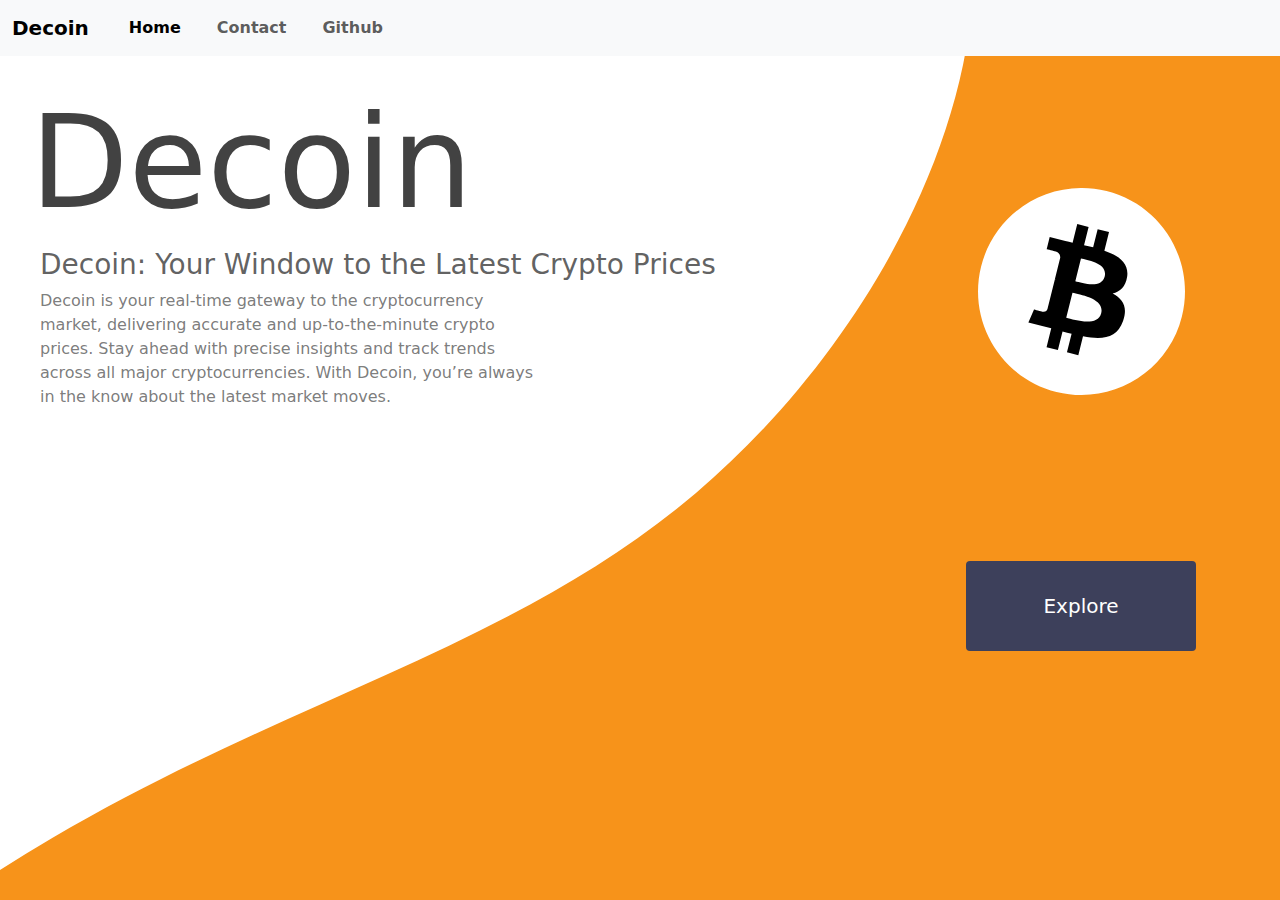
<file: index.html>
<!DOCTYPE html>
<html lang="en">

<head>
    <meta charset="UTF-8">
    <meta name="viewport" content="width=device-width, initial-scale=1.0">
    <title>Document</title>
    <!-- bootstrap -->
    <link href="https://cdn.jsdelivr.net/npm/bootstrap@5.3.3/dist/css/bootstrap.min.css" rel="stylesheet"
        integrity="sha384-QWTKZyjpPEjISv5WaRU9OFeRpok6YctnYmDr5pNlyT2bRjXh0JMhjY6hW+ALEwIH" crossorigin="anonymous">
    <!-- our css -->
    <link rel="stylesheet" href="css/style.css">
</head>

<body>
    <div class="home-page">
        <!-- navbar starts here -->
        <div class="navbar1">
            <nav class="navbar navbar-expand-lg bg-body-tertiary">
                <div class="container-fluid gap-3">
                    <a class="navbar-brand" href="#"><strong>Decoin</strong></a>
                    <button class="navbar-toggler" type="button" data-bs-toggle="collapse" data-bs-target="#navbarNav"
                        aria-controls="navbarNav" aria-expanded="false" aria-label="Toggle navigation">
                        <span class="navbar-toggler-icon"></span>
                    </button>
                    <div class="collapse navbar-collapse gap-10" id="navbarNav">
                        <ul class="navbar-nav">
                            <li class="nav-item">
                                <a class="nav-link active" aria-current="page" href="#">Home</a>
                            </li>
                            <li class="nav-item">
                                <a class="nav-link" href="contact.html">Contact</a>
                            </li>
                            <li class="nav-item">
                                <a class="nav-link" href="https://github.com/Evilx1/Decoin" target="_blank">Github</a>
                            </li>
                        </ul>
                    </div>
                </div>
            </nav>
        </div>
        <!-- navbar ends here -->
        <div class="main-content">
            <div class="text-area">
                <h1>Decoin</h1>
                <h3>Decoin: Your Window to the Latest Crypto Prices</h3>
                <div class="para">
                    <p>Decoin is your real-time gateway to the cryptocurrency market, delivering accurate and
                        up-to-the-minute crypto prices. Stay ahead with precise insights and track trends across all
                        major cryptocurrencies. With Decoin, you’re always in the know about the latest market moves.
                    </p>
                </div>
            </div>
            <div class="btn1">
                <div class="space">
                </div>
                <div class="button-area">
                    <button class="button-1">
                        <span><a href="price.html">Explore</a></span>
                    </button>
                </div>
            </div>
        </div>
    </div>

    <!-- Bootstrap -->
    <script src="https://cdn.jsdelivr.net/npm/@popperjs/core@2.11.8/dist/umd/popper.min.js"
        integrity="sha384-I7E8VVD/ismYTF4hNIPjVp/Zjvgyol6VFvRkX/vR+Vc4jQkC+hVqc2pM8ODewa9r"
        crossorigin="anonymous"></script>
    <script src="https://cdn.jsdelivr.net/npm/bootstrap@5.3.3/dist/js/bootstrap.min.js"
        integrity="sha384-0pUGZvbkm6XF6gxjEnlmuGrJXVbNuzT9qBBavbLwCsOGabYfZo0T0to5eqruptLy"
        crossorigin="anonymous"></script>
</body>

</html>
</file>
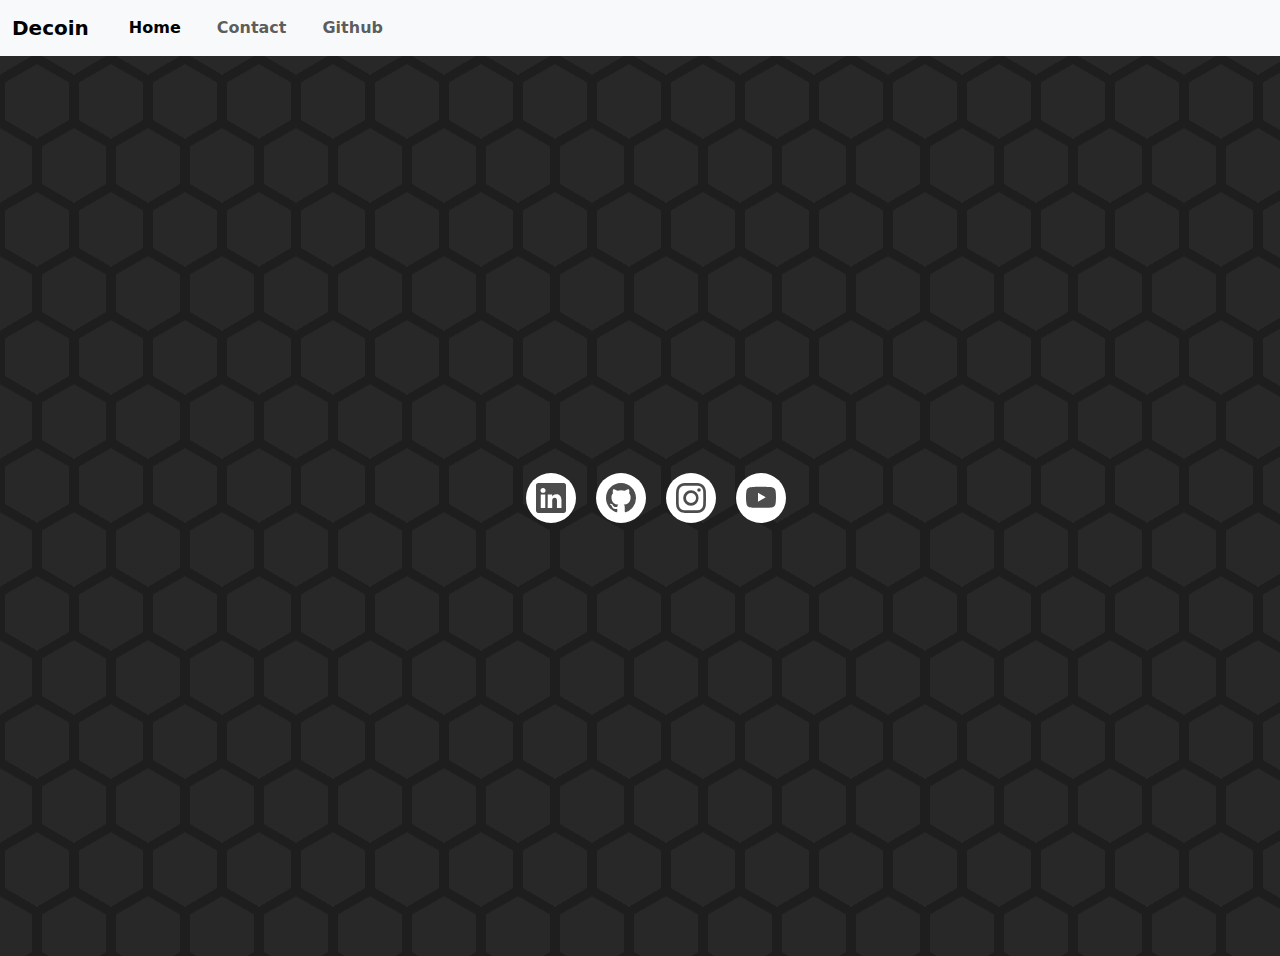
<file: contact.html>
<!DOCTYPE html>
<html lang="en">

<head>
    <meta charset="UTF-8">
    <meta name="viewport" content="width=device-width, initial-scale=1.0">
    <title>Document</title>
    <!-- bootstrap -->
    <link href="https://cdn.jsdelivr.net/npm/bootstrap@5.3.3/dist/css/bootstrap.min.css" rel="stylesheet"
        integrity="sha384-QWTKZyjpPEjISv5WaRU9OFeRpok6YctnYmDr5pNlyT2bRjXh0JMhjY6hW+ALEwIH" crossorigin="anonymous">
    <link rel="stylesheet" href="css/contact.css">
</head>

<body>
     <!-- navbar starts here -->
     <div class="navbar1">
        <nav class="navbar navbar-expand-lg bg-body-tertiary">
            <div class="container-fluid gap-3">
                <a class="navbar-brand" href="index.html"><strong>Decoin</strong></a>
                <button class="navbar-toggler" type="button" data-bs-toggle="collapse" data-bs-target="#navbarNav"
                    aria-controls="navbarNav" aria-expanded="false" aria-label="Toggle navigation">
                    <span class="navbar-toggler-icon"></span>
                </button>
                <div class="collapse navbar-collapse gap-10" id="navbarNav">
                    <ul class="navbar-nav">
                        <li class="nav-item">
                            <a class="nav-link active" aria-current="page" href="index.html">Home</a>
                        </li>
                        <li class="nav-item">
                            <a class="nav-link" href="contact.html">Contact</a>
                        </li>
                        <li class="nav-item">
                            <a class="nav-link" href="https://github.com/Evilx1/Decoin" target="_blank">Github</a>
                        </li>
                    </ul>
                </div>
            </div>
        </nav>
    </div>
    <!-- navbar ends here -->
    <div class="home-page">  
        <div class="tooltip1">
            <ul class="example-2">
                <li class="icon-content">
                    <a data-social="linkedin" aria-label="LinkedIn" href="https://www.linkedin.com/in/ankit-gupta-3067302b4/" target="_blank">
                        <div class="filled"></div>
                        <svg xml:space="preserve" viewBox="0 0 16 16" class="bi bi-linkedin" fill="currentColor"
                            height="16" width="16" xmlns="http://www.w3.org/2000/svg">
                            <path fill="currentColor"
                                d="M0 1.146C0 .513.526 0 1.175 0h13.65C15.474 0 16 .513 16 1.146v13.708c0 .633-.526 1.146-1.175 1.146H1.175C.526 16 0 15.487 0 14.854zm4.943 12.248V6.169H2.542v7.225zm-1.2-8.212c.837 0 1.358-.554 1.358-1.248-.015-.709-.52-1.248-1.342-1.248S2.4 3.226 2.4 3.934c0 .694.521 1.248 1.327 1.248zm4.908 8.212V9.359c0-.216.016-.432.08-.586.173-.431.568-.878 1.232-.878.869 0 1.216.662 1.216 1.634v3.865h2.401V9.25c0-2.22-1.184-3.252-2.764-3.252-1.274 0-1.845.7-2.165 1.193v.025h-.016l.016-.025V6.169h-2.4c.03.678 0 7.225 0 7.225z">
                            </path>
                        </svg>
                    </a>
                    <div class="tooltip">LinkedIn</div>
                </li>
                <li class="icon-content">
                    <a data-social="github" aria-label="GitHub" href="https://github.com/Evilx1" target="_blank">
                        <div class="filled"></div>
                        <svg xml:space="preserve" viewBox="0 0 16 16" class="bi bi-github" fill="currentColor"
                            height="16" width="16" xmlns="http://www.w3.org/2000/svg">
                            <path fill="currentColor"
                                d="M8 0C3.58 0 0 3.58 0 8c0 3.54 2.29 6.53 5.47 7.59.4.07.55-.17.55-.38 0-.19-.01-.82-.01-1.49-2.01.37-2.53-.49-2.69-.94-.09-.23-.48-.94-.82-1.13-.28-.15-.68-.52-.01-.53.63-.01 1.08.58 1.23.82.72 1.21 1.87.87 2.33.66.07-.52.28-.87.51-1.07-1.78-.2-3.64-.89-3.64-3.95 0-.87.31-1.59.82-2.15-.08-.2-.36-1.02.08-2.12 0 0 .67-.21 2.2.82.64-.18 1.32-.27 2-.27s1.36.09 2 .27c1.53-1.04 2.2-.82 2.2-.82.44 1.1.16 1.92.08 2.12.51.56.82 1.27.82 2.15 0 3.07-1.87 3.75-3.65 3.95.29.25.54.73.54 1.48 0 1.07-.01 1.93-.01 2.2 0 .21.15.46.55.38A8.01 8.01 0 0 0 16 8c0-4.42-3.58-8-8-8">
                            </path>
                        </svg>
                    </a>
                    <div class="tooltip">GitHub</div>
                </li>
                <li class="icon-content">
                    <a data-social="instagram" aria-label="Instagram" href="https://www.instagram.com/Web3.ankit/" target="_blank">
                        <div class="filled"></div>
                        <svg xml:space="preserve" viewBox="0 0 16 16" class="bi bi-instagram" fill="currentColor"
                            height="16" width="16" xmlns="http://www.w3.org/2000/svg">
                            <path fill="currentColor"
                                d="M8 0C5.829 0 5.556.01 4.703.048 3.85.088 3.269.222 2.76.42a3.9 3.9 0 0 0-1.417.923A3.9 3.9 0 0 0 .42 2.76C.222 3.268.087 3.85.048 4.7.01 5.555 0 5.827 0 8.001c0 2.172.01 2.444.048 3.297.04.852.174 1.433.372 1.942.205.526.478.972.923 1.417.444.445.89.719 1.416.923.51.198 1.09.333 1.942.372C5.555 15.99 5.827 16 8 16s2.444-.01 3.298-.048c.851-.04 1.434-.174 1.943-.372a3.9 3.9 0 0 0 1.416-.923c.445-.445.718-.891.923-1.417.197-.509.332-1.09.372-1.942C15.99 10.445 16 10.173 16 8s-.01-2.445-.048-3.299c-.04-.851-.175-1.433-.372-1.941a3.9 3.9 0 0 0-.923-1.417A3.9 3.9 0 0 0 13.24.42c-.51-.198-1.092-.333-1.943-.372C10.443.01 10.172 0 7.998 0zm-.717 1.442h.718c2.136 0 2.389.007 3.232.046.78.035 1.204.166 1.486.275.373.145.64.319.92.599s.453.546.598.92c.11.281.24.705.275 1.485.039.843.047 1.096.047 3.231s-.008 2.389-.047 3.232c-.035.78-.166 1.203-.275 1.485a2.5 2.5 0 0 1-.599.919c-.28.28-.546.453-.92.598-.28.11-.704.24-1.485.276-.843.038-1.096.047-3.232.047s-2.39-.009-3.233-.047c-.78-.036-1.203-.166-1.485-.276a2.5 2.5 0 0 1-.92-.598 2.5 2.5 0 0 1-.6-.92c-.109-.281-.24-.705-.275-1.485-.038-.843-.046-1.096-.046-3.233s.008-2.388.046-3.231c.036-.78.166-1.204.276-1.486.145-.373.319-.64.599-.92s.546-.453.92-.598c.282-.11.705-.24 1.485-.276.738-.034 1.024-.044 2.515-.045zm4.988 1.328a.96.96 0 1 0 0 1.92.96.96 0 0 0 0-1.92m-4.27 1.122a4.109 4.109 0 1 0 0 8.217 4.109 4.109 0 0 0 0-8.217m0 1.441a2.667 2.667 0 1 1 0 5.334 2.667 2.667 0 0 1 0-5.334">
                            </path>
                        </svg>
                    </a>
                    <div class="tooltip">Instagram</div>
                </li>
                <li class="icon-content">
                    <a data-social="youtube" aria-label="Youtube" href="https://www.linkedin.com/in/ankit-gupta-3067302b4/" target="_blank">
                        <div class="filled"></div>
                        <svg xml:space="preserve" viewBox="0 0 16 16" class="bi bi-youtube" fill="currentColor"
                            height="16" width="16" xmlns="http://www.w3.org/2000/svg">
                            <path fill="currentColor"
                                d="M8.051 1.999h.089c.822.003 4.987.033 6.11.335a2.01 2.01 0 0 1 1.415 1.42c.101.38.172.883.22 1.402l.01.104.022.26.008.104c.065.914.073 1.77.074 1.957v.075c-.001.194-.01 1.108-.082 2.06l-.008.105-.009.104c-.05.572-.124 1.14-.235 1.558a2.01 2.01 0 0 1-1.415 1.42c-1.16.312-5.569.334-6.18.335h-.142c-.309 0-1.587-.006-2.927-.052l-.17-.006-.087-.004-.171-.007-.171-.007c-1.11-.049-2.167-.128-2.654-.26a2.01 2.01 0 0 1-1.415-1.419c-.111-.417-.185-.986-.235-1.558L.09 9.82l-.008-.104A31 31 0 0 1 0 7.68v-.123c.002-.215.01-.958.064-1.778l.007-.103.003-.052.008-.104.022-.26.01-.104c.048-.519.119-1.023.22-1.402a2.01 2.01 0 0 1 1.415-1.42c.487-.13 1.544-.21 2.654-.26l.17-.007.172-.006.086-.003.171-.007A100 100 0 0 1 7.858 2zM6.4 5.209v4.818l4.157-2.408z">
                            </path>
                        </svg>
                    </a>
                    <div class="tooltip">Youtube</div>
                </li>
            </ul>
        </div>
    </div>
    <!-- Bootstrap -->
    <script src="https://cdn.jsdelivr.net/npm/@popperjs/core@2.11.8/dist/umd/popper.min.js"
        integrity="sha384-I7E8VVD/ismYTF4hNIPjVp/Zjvgyol6VFvRkX/vR+Vc4jQkC+hVqc2pM8ODewa9r"
        crossorigin="anonymous"></script>
    <script src="https://cdn.jsdelivr.net/npm/bootstrap@5.3.3/dist/js/bootstrap.min.js"
        integrity="sha384-0pUGZvbkm6XF6gxjEnlmuGrJXVbNuzT9qBBavbLwCsOGabYfZo0T0to5eqruptLy"
        crossorigin="anonymous"></script>

</body>

</html>
</file>
<file: css/style.css>
*{
    padding: 0;
    margin: 0;
    box-sizing: border-box;
}
.home-page{
    min-height: 100vh;
    width: 100%;
    background-image: url("../assets/bg2.svg");
    background-position: center;
    background-repeat: no-repeat;
    background-size: cover;
    color: #4d4d4d;
}

.main-content{
    min-height: 82vh;
    width: 100%;
    display: grid;
    grid-template-columns: [left]70% [right]30%;
    padding: 10px;
}
.text-area{
    padding: 20px;
}
.text-area h1{
    color: #424242;
    font-size: 8rem;
}
.text-area h3{
    margin-left: 10px;
    color: #4d4d4de1;
    
}
.para{
    width: 60%;
    height: 25vh;
    overflow: hidden;
}
.para p{
    margin-left: 10px;
    color: #4d4d4dbe;
    font-weight: 400;
}

.btn1{
    width:100%;
    
}
.space{
    height: 50vh;
    background-image: url("../assets/bitcoin.svg");
    background-repeat: no-repeat;
    background-position: center;

}


.button-area{
    height: 20vh;
    display: flex;
    align-items: center;
    justify-content: center;
}



/* button css from ui verse */
/* From Uiverse.io by NorthFishHasNa */ 
.button-1 {
    display: inline-block;
    border-radius: 4px;
    background-color: #3d405b;
    border: none;
    color: #FFFFFF;
    text-align: center;
    font-size: 17px;
    padding: 16px;
    height: 90px;
    width: 230px;
    transition: all 0.5s;
    cursor: pointer;
    margin: 5px;
   }
   
   .button-1 span {
    cursor: pointer;
    display: inline-block;
    position: relative;
    transition: 0.5s;
   }
   
   .button-1 span:after {
    content: '»';
    position: absolute;
    opacity: 0;
    top: 0;
    right: -15px;
    transition: 0.5s;
   }
   
   .button-1:hover span {
    padding-right: 15px;
   }
   
   .button-1:hover span:after {
    opacity: 1;
    right: 0;
   }
   .button-1 span a{
    font-size: 20px;
    text-decoration: none;
    color: white;
   }

/* bootsratp css */
@media (min-width: 992px) {
    .navbar-expand-lg .navbar-nav {
        flex-direction: row;
        gap: 20px;
        font-weight: bold;
    }
}

@media (max-width:992px) {
    .space{
        display: none;
    }
    .main-content{
        height: 110vh;
        display: flex;
        flex-direction: column;
    }
    .para{
        height: 35vh;


    }
    .navbar-toggler {
        border: none;
    }
}

@media (max-width:592px) {
    .para{
        height: 40vh;
    }
    .main-content{

        background-image: url("../assets/mobeil2.svg");
    }
    .text-area h1{
        margin-left: 4px;
        color: #5f5f5f;
        font-size: 4rem;
    }

    
}
</file>
<file: css/contact.css>
*{
    padding: 0;
    margin: 0;
}

/* css for background */
.home-page{
    /* From Uiverse.io by kandalgaonkarshubham */ 

    width: 100%;
    height: 100vh               ;
    --s: 37px; /* control the size */
    --c: #0000, #282828 0.5deg 119.5deg, #0000 120deg;
    --g1: conic-gradient(from 60deg at 56.25% calc(425% / 6), var(--c));
    --g2: conic-gradient(from 180deg at 43.75% calc(425% / 6), var(--c));
    --g3: conic-gradient(from -60deg at 50% calc(175% / 12), var(--c));
    background: var(--g1), var(--g1) var(--s) calc(1.73 * var(--s)), var(--g2),
      var(--g2) var(--s) calc(1.73 * var(--s)), var(--g3) var(--s) 0,
      var(--g3) 0 calc(1.73 * var(--s)) #1e1e1e;
    background-size: calc(2 * var(--s)) calc(3.46 * var(--s));
    display: flex;
    align-items: center;
    justify-content: center;
}

/* css for tooltip */
/* From Uiverse.io by Zameerahmad01 */ 
ul {
    list-style: none;
  }
  
  .example-2 {
    display: flex;
    justify-content: center;
    align-items: center;
    flex-direction: row;
    row-gap: 0.5rem;
  }
  .example-2 .icon-content {
    margin: 0 10px;
    position: relative;
  }
  .example-2 .icon-content .tooltip {
    position: absolute;
    top: 20px;
    left: 40%;
    transform: translateX(50%);
    color: #fff;
    padding: 6px 10px;
    border-radius: 5px;
    opacity: 0;
    visibility: hidden;
    font-size: 14px;
    transition: all 0.3s ease;
  }
  .example-2 .icon-content:hover .tooltip {
    opacity: 1;
    /* visibility: visible; */
    top: 5px;
    
  }
  .example-2 .icon-content a {
    position: relative;
    overflow: hidden;
    display: flex;
    justify-content: center;
    align-items: center;
    width: 50px;
    height: 50px;
    border-radius: 50%;
    color: #4d4d4d;
    background-color: #fff;
    transition: all 0.3s ease-in-out;
  }
  .example-2 .icon-content a:hover {
    box-shadow: 3px 2px 45px 0px rgb(0 0 0 / 12%);
  }
  .example-2 .icon-content a svg {
    position: relative;
    z-index: 1;
    width: 30px;
    height: 30px;
  }
  .example-2 .icon-content a:hover {
    color: white;
  }
  .example-2 .icon-content a .filled {
    position: absolute;
    top: auto;
    bottom: 0;
    left: 0;
    width: 100%;
    height: 0;
    background-color: #000;
    transition: all 0.3s ease-in-out;
  }
  .example-2 .icon-content a:hover .filled {
    height: 100%;
  }
  
  .example-2 .icon-content a[data-social="linkedin"] .filled,
  .example-2 .icon-content a[data-social="linkedin"] ~ .tooltip {
    background-color: #0274b3;
  }
  
  .example-2 .icon-content a[data-social="github"] .filled,
  .example-2 .icon-content a[data-social="github"] ~ .tooltip {
    background-color: #24262a;
  }
  .example-2 .icon-content a[data-social="instagram"] .filled,
  .example-2 .icon-content a[data-social="instagram"] ~ .tooltip {
    background: linear-gradient(
      45deg,
      #405de6,
      #5b51db,
      #b33ab4,
      #c135b4,
      #e1306c,
      #fd1f1f
    );
  }
  .example-2 .icon-content a[data-social="youtube"] .filled,
  .example-2 .icon-content a[data-social="youtube"] ~ .tooltip {
    background-color: #ff0000;
  }
  @media (min-width: 992px) {
    .navbar-expand-lg .navbar-nav {
        flex-direction: row;
        gap: 20px;
        font-weight: bold;
    }
}
</file>
